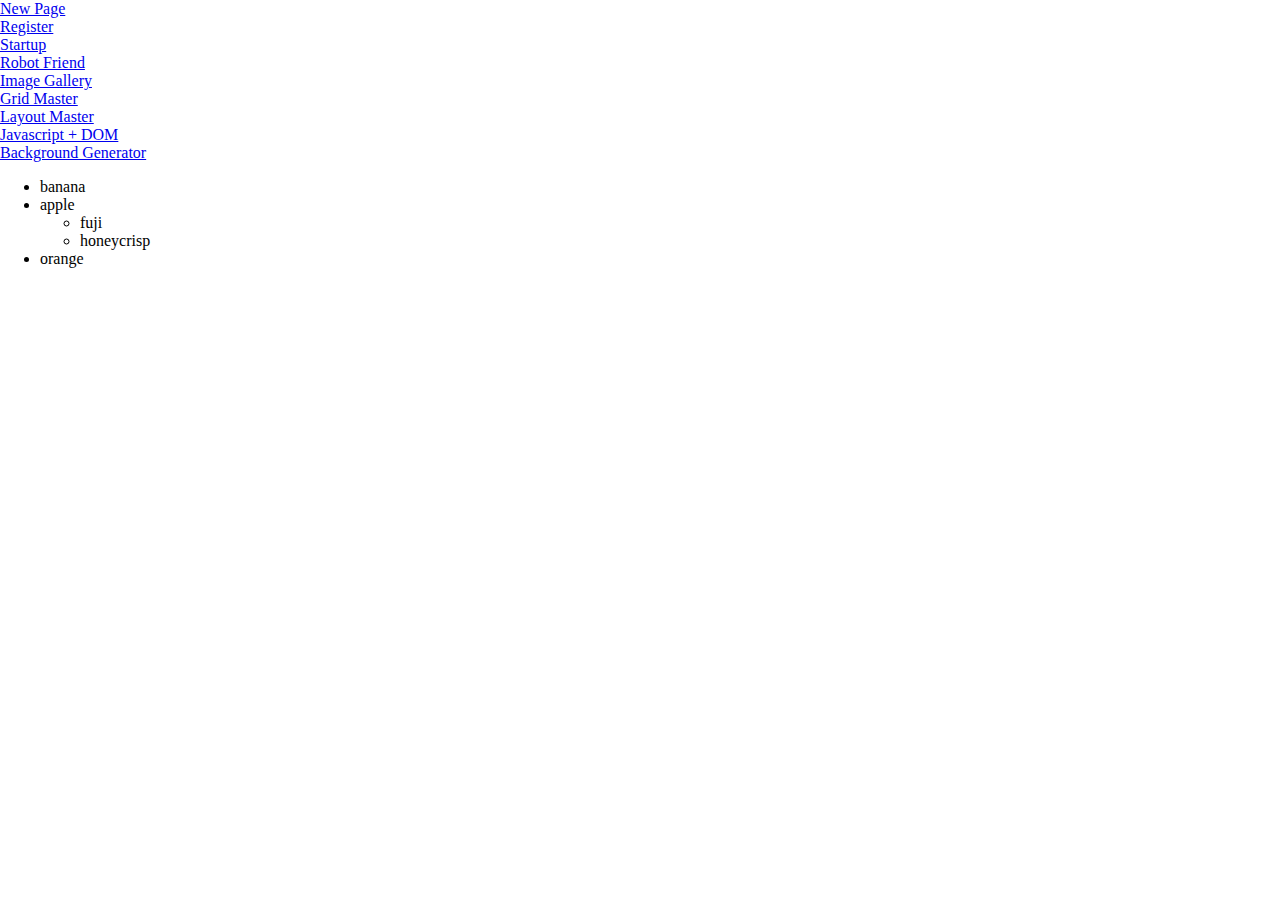
<file: index.html>
<!DOCTYPE html>
<html>
<head>
	<title>My first website!</title>
	<link rel="stylesheet" type="text/css" href="css/style.css">

</head>
<body>
	<a href="html/newpage.html">New Page</a><br>
	<a href="html/register.html">Register</a><br>
	<a href="html/startup.html">Startup</a><br>
	<a href="html/robot.html">Robot Friend</a><br>
	<a href="html/image-gallery.html">Image Gallery</a><br>
	<a href="html/grid-master.html">Grid Master</a><br>
	<a href="html/layout-master.html">Layout Master</a><br>
	<a href="html/js-dom.html">Javascript + DOM</a><br>
	<a href="html/bg-generator.html">Background Generator</a><br>
	<ul>
		<li>banana</li>
		<li>apple</li>
		<ul>
			<li>fuji</li>
			<li>honeycrisp</li>
		</ul>
		<li>orange</li>
	</ul>
</body>
</html>
</file>
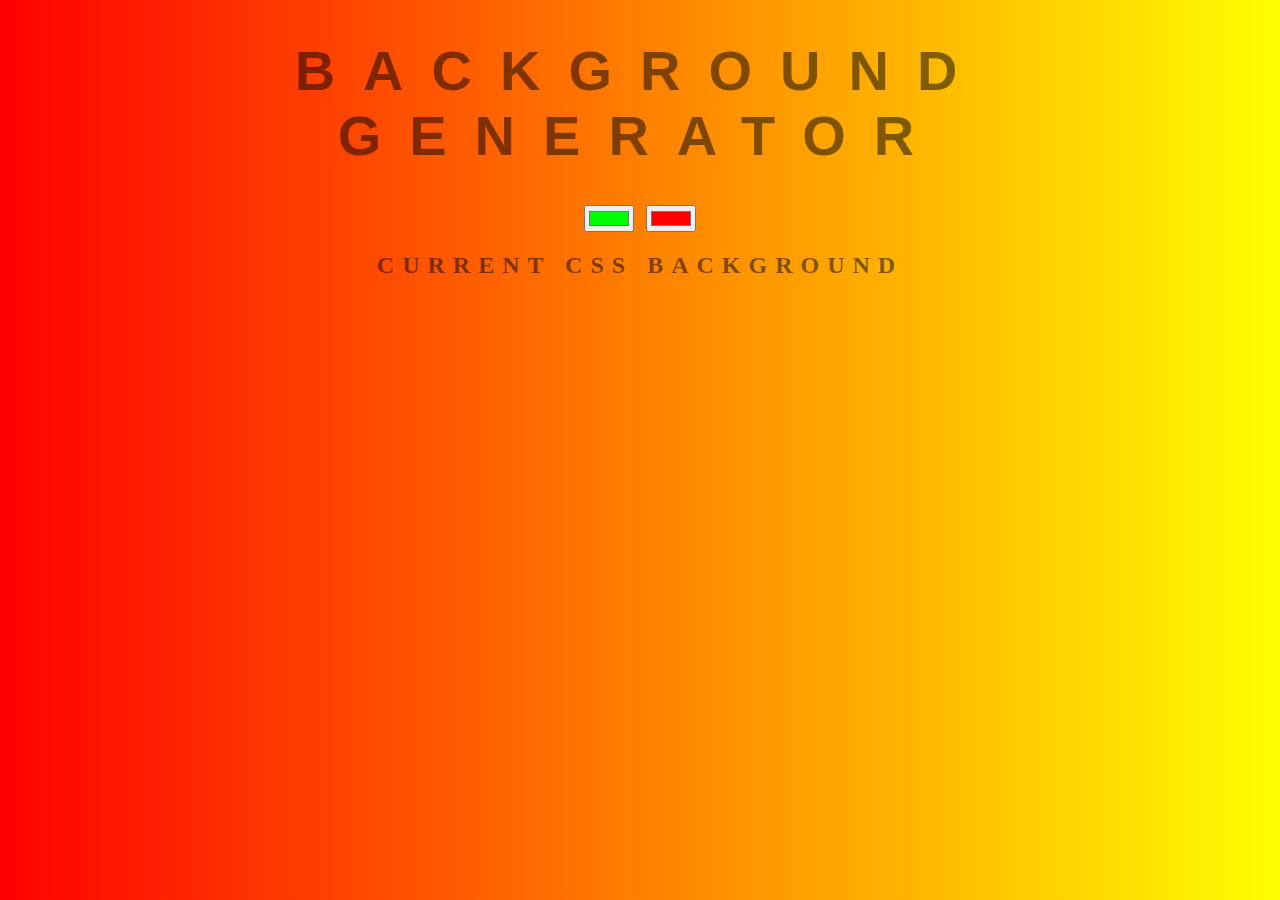
<file: html/bg-generator.html>
<!DOCTYPE html>
<html>
<head>
	<title>Gradient Background</title>
	<link rel="stylesheet" type="text/css" href="../css/bg-generator.css">
</head>
<body id="gradient">
	<h1>Background Generator</h1>
	<input class="color1" type="color" name="color1" value="#00ff00">
	<input class="color2" type="color" name="color2" value="#ff0000">
	<h2>Current CSS Background</h2>
	<h3></h3>
	<script type="text/javascript" src="../js/bg-generator.js"></script>
</body>
</html>
</file>
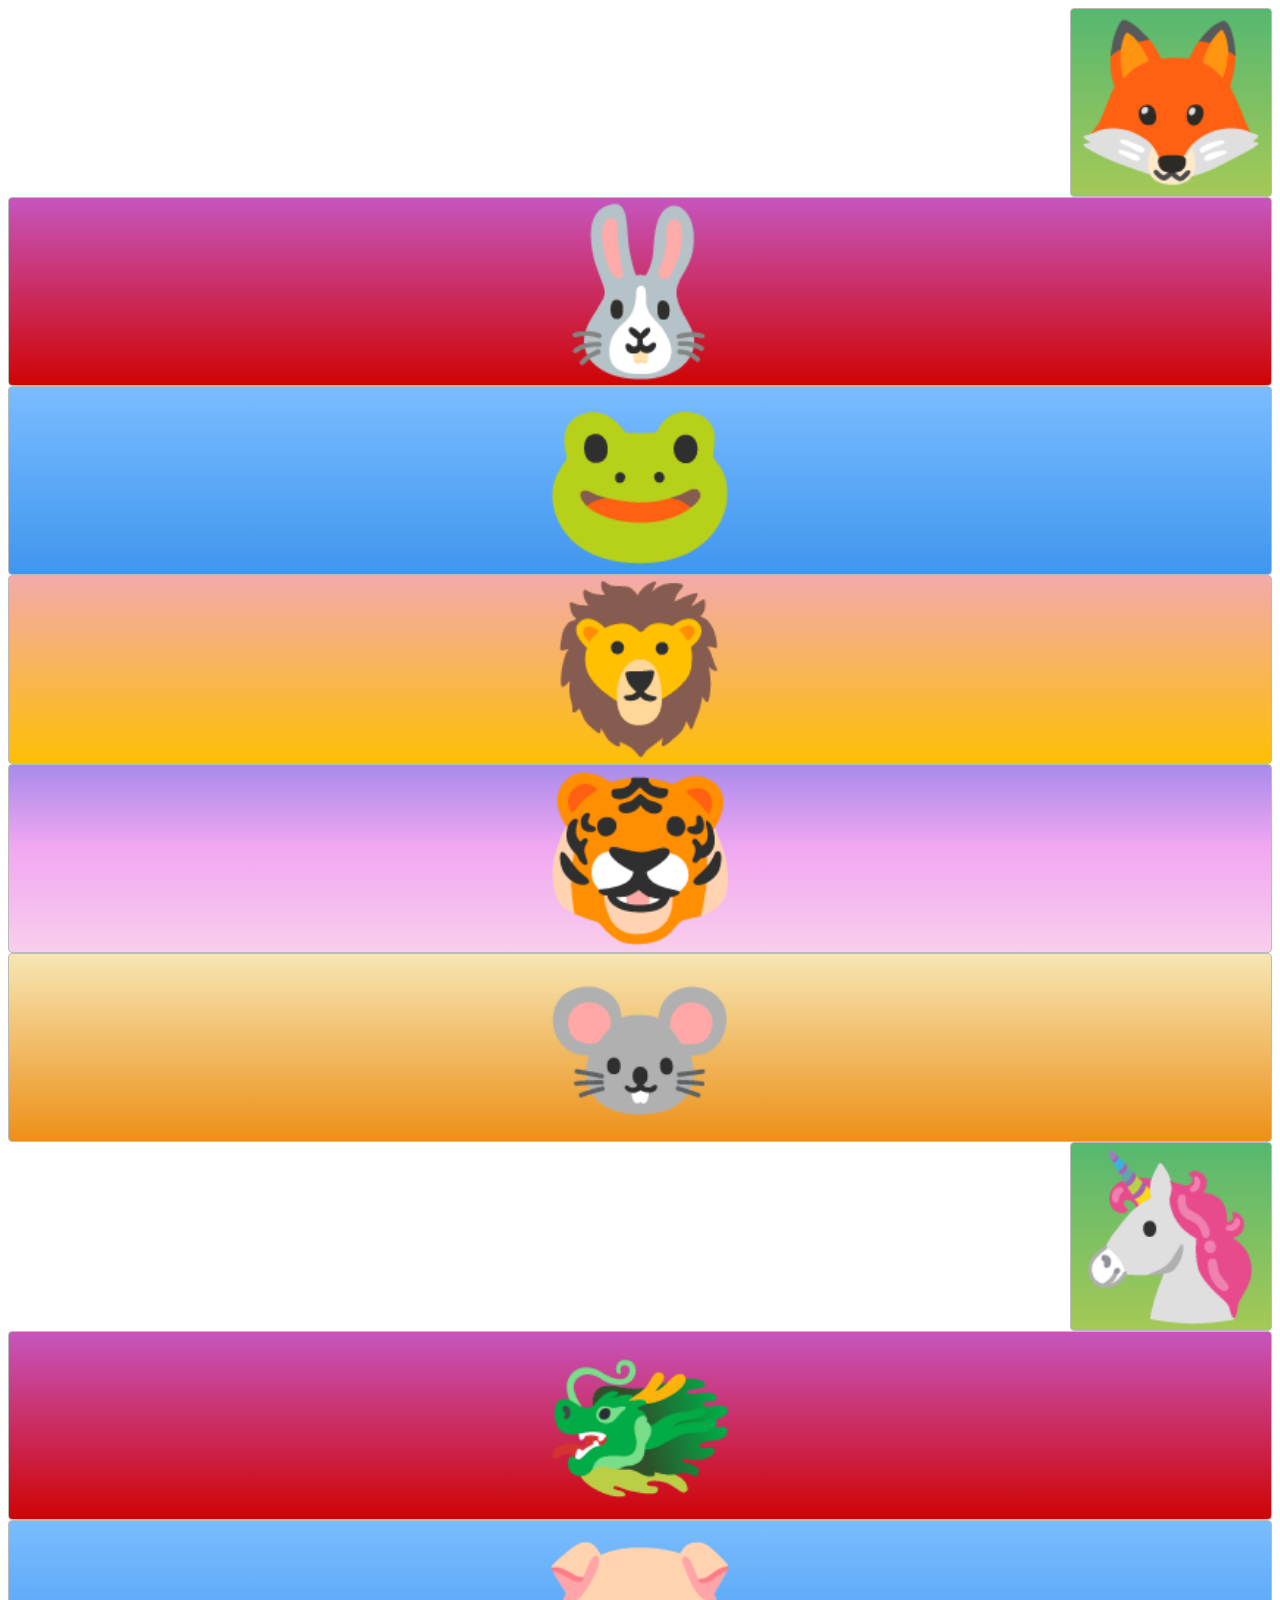
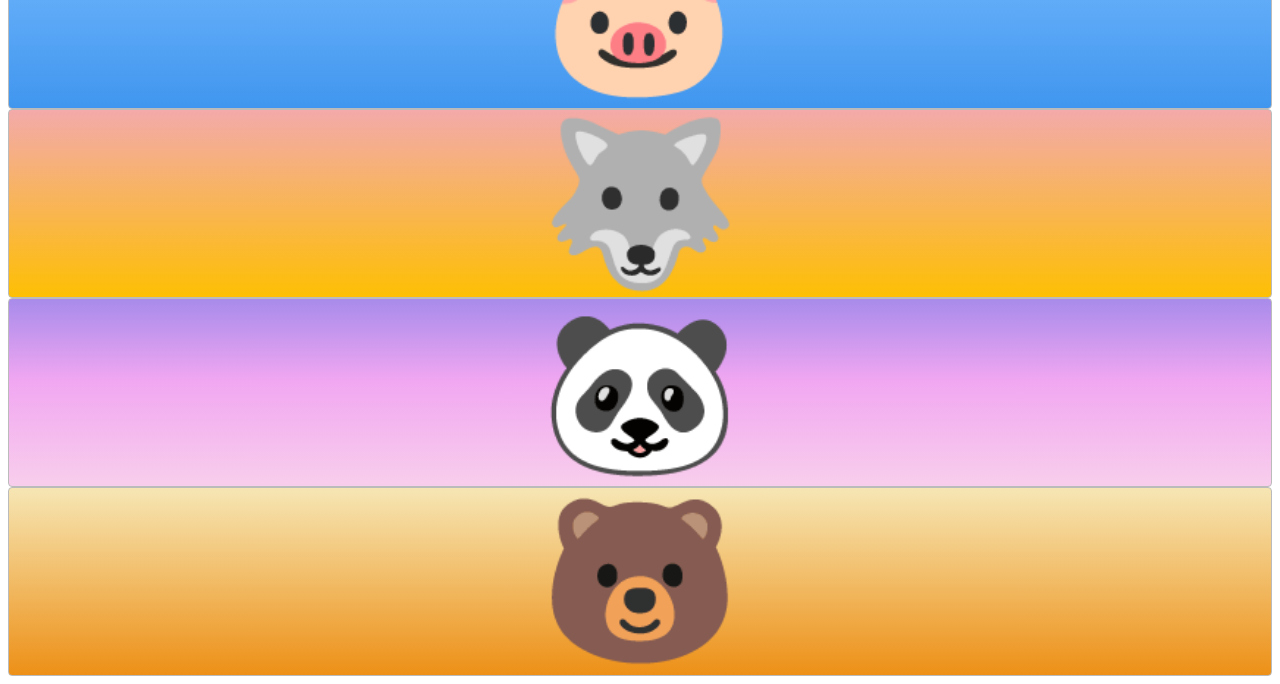
<file: html/grid-master.html>
<!DOCTYPE html>
<html>
<head>
  <!-- the below meta tag is default in most modern browsers. however if you have an
  older browser, the emojis may not show up properly. In which case you need this meta
  tag. Read more here: https://teamtreehouse.com/community/meta-charsetutf8-what-does-this-mean-or-what-does-it-do-i-deleted-it-from-the-code-and-nothing-changed -->
  <meta charset="utf-8" >  
  <title>Grid Master</title>
  <link rel="stylesheet" type="text/css" href="../css/grid-master.css">
</head>
<body>
  <div class="zone green">🦊</div>
  <div class="zone red">🐰</div>
  <div class="zone blue">🐸</div>
  <div class="zone yellow">🦁</div>
  <div class="zone purple">🐯</div>
  <div class="zone brown">🐭</div>
  <div class="zone green">🦄</div>
  <div class="zone red">🐲</div>
  <div class="zone blue">🐷</div>
  <div class="zone yellow">🐺</div>
  <div class="zone purple">🐼</div>
  <div class="zone brown">🐻</div>
</body>
</html>
</file>
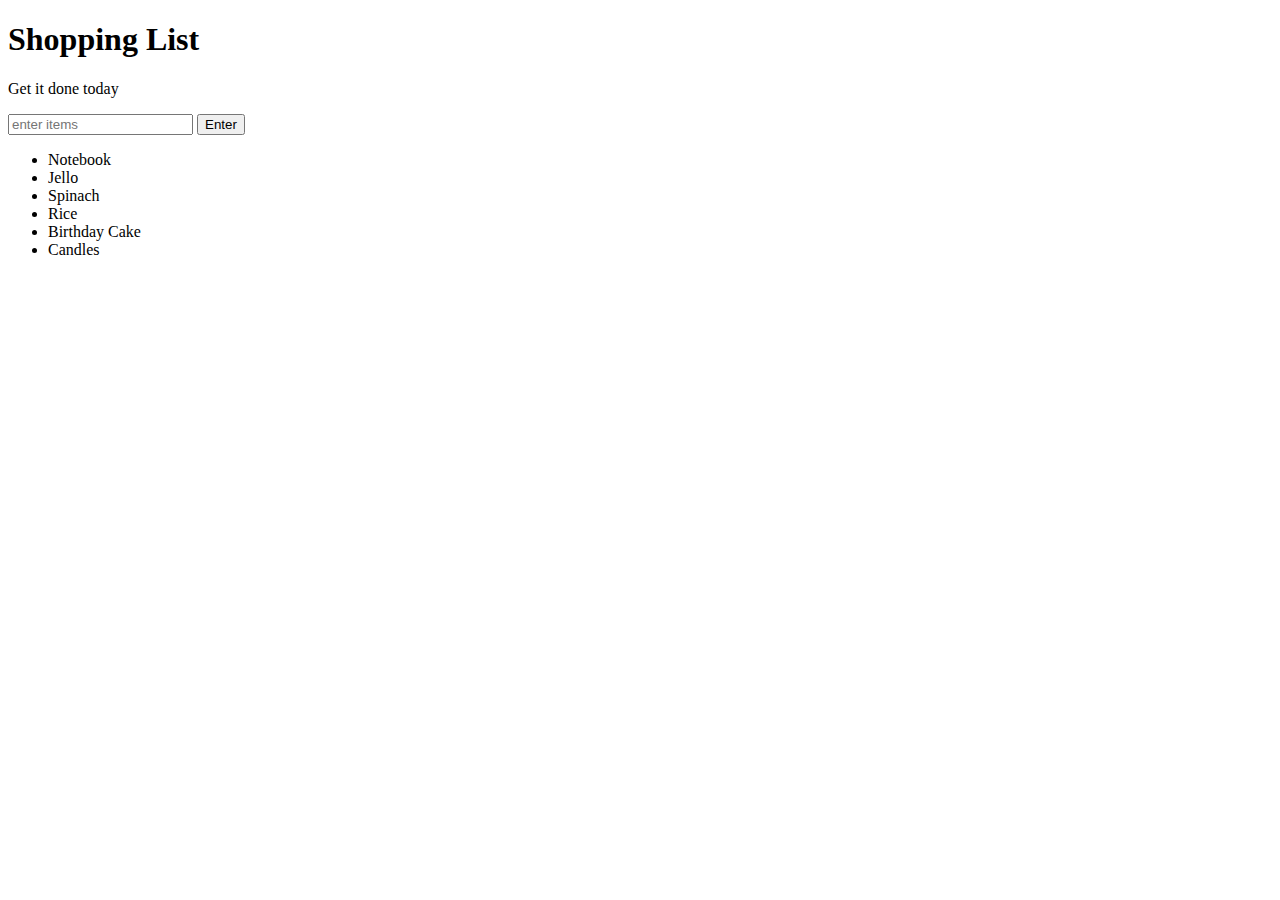
<file: html/js-dom.html>
<!DOCTYPE html>
<html>
<head>
	<title>Javascript + DOM</title>
	<link rel="stylesheet" type="text/css" href="../css/js-dom.css">
</head>
<body>
	<h1>Shopping List</h1>
	<p id="first">Get it done today</p>
	<input id="userinput" type="text" placeholder="enter items">
	<button id="enter">Enter</button>
	<ul>
		<li class="bold red" random="23">Notebook</li>
		<li>Jello</li>
		<li>Spinach</li>
		<li>Rice</li>
		<li>Birthday Cake</li>
		<li>Candles</li>
	</ul>
	<script type="text/javascript" src="../js/js-dom.js"></script>
</body>
</html>
</file>
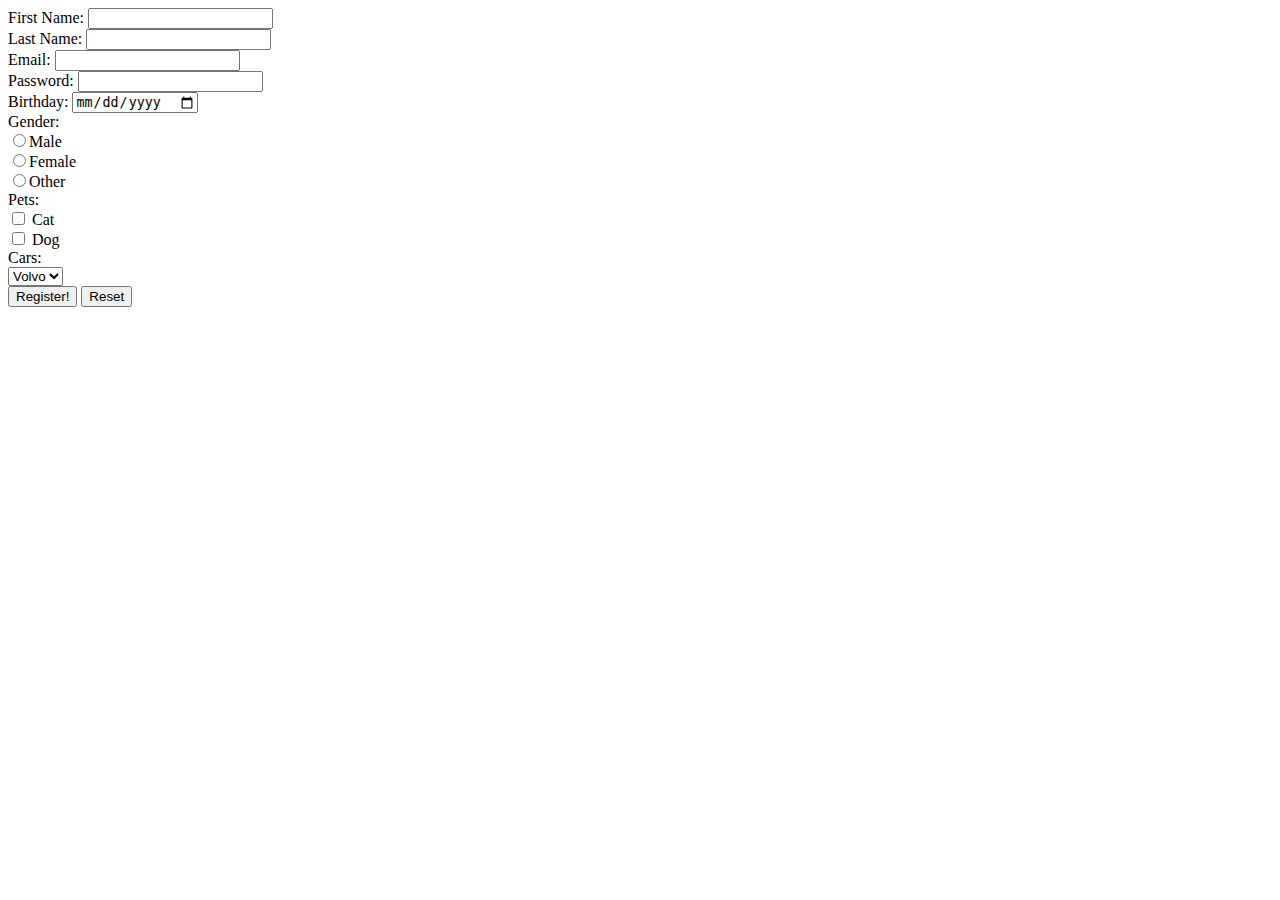
<file: html/register.html>
<!DOCTYPE html>
<html>
<head>
	<title>Register</title>
</head>
<body>
	<form method="GET">
		First Name: <input type="text" name="firstname"><br>
		Last Name: <input type="text" name="lasttname"><br>
		Email: <input type="email" name="email"><br>
		<!-- Updated min to minlength (min is used only for range inputs. Visit here for more info: https://www.w3schools.com/tags/att_input_maxlength.asp) -->
		Password: <input type="password" name="password" minLength="5"><br>
		Birthday: <input type="date" name="birthday"><br>
		Gender:<br>
		<input type="radio" name="gender" value="Male">Male<br>
		<input type="radio" name="gender" value="Female">Female<br>
		<input type="radio" name="gender" value="Other">Other<br>
		Pets: <br>
		<!-- ******
			See if you can play around with the below checkboxes and add the "value" attribute. How will this change the query string when you click "Register"?
		***** -->
		<input type="checkbox" name="cat"> Cat<br>
		<input type="checkbox" name="dog"> Dog<br>
		Cars: <br>
		<select name="cars">
			<option value="volvo" >Volvo</option>
			<option value="audi">Audi</option>
		</select><br>
		<input type="submit" value="Register!">
		<input type="reset">
	</form>
</body>
</html>
</file>
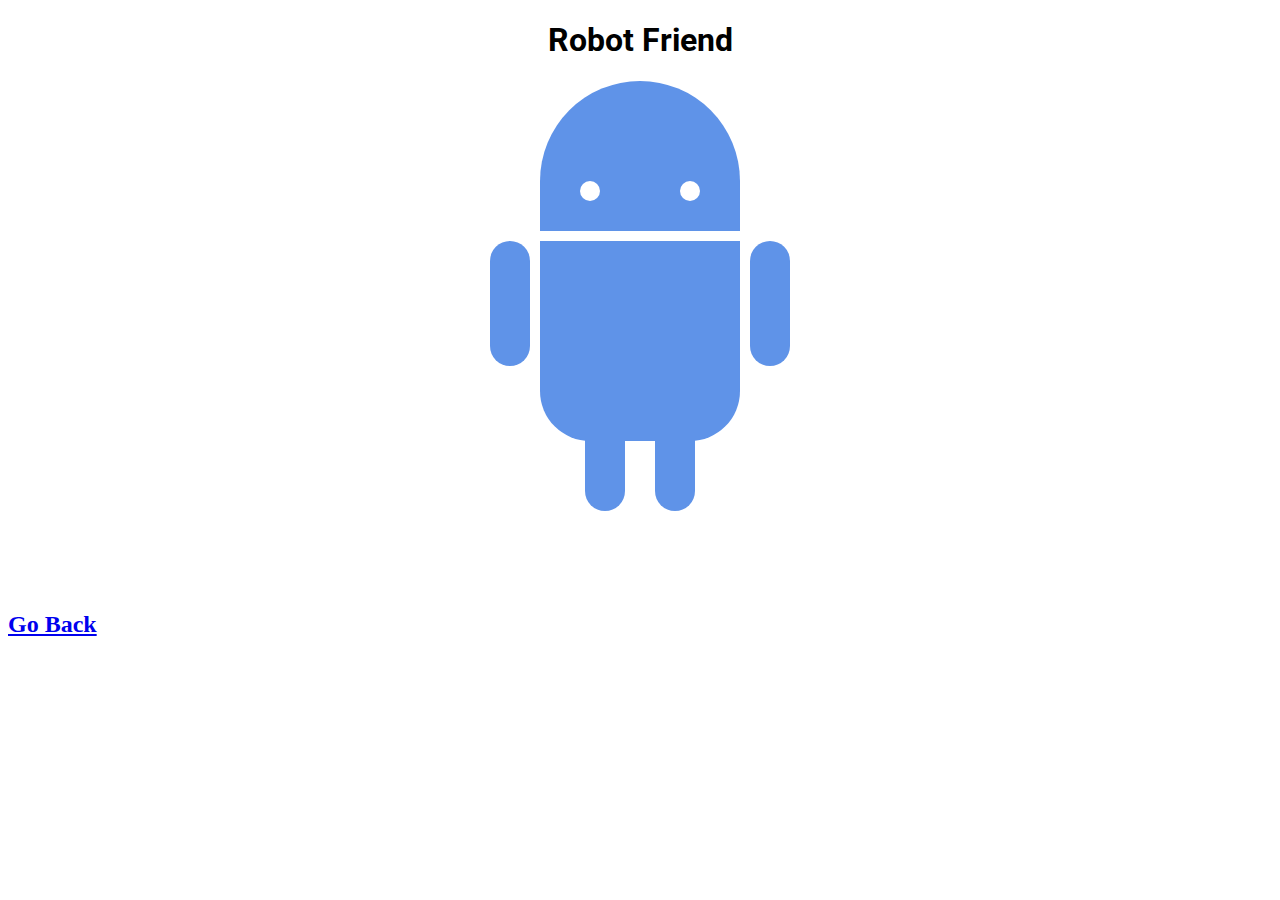
<file: html/robot.html>
<!DOCTYPE html>
<html>
<head>
	<title>RoboPage</title>
	<link rel="stylesheet" type="text/css" href="../css/robo.css">
	<link href="https://fonts.googleapis.com/css?family=Roboto" rel="stylesheet">
</head>
<body>
	<h1>Robot Friend</h1>
	<div class="robots">
		<div class="android"> 
			<div class="head"> 
				<div class="eyes"> 
					<div class="left_eye"></div> 
					<div class="right_eye"></div>
				</div> 
			</div> 
			<div class="upper_body"> 
				<div class="left_arm"></div> 
				<div class="torso"></div> 
				<div class="right_arm"></div> 
			</div> 
			<div class="lower_body"> 
				<div class="left_leg"></div> 
				<div class="right_leg"></div> 
			</div> 
		</div>
	</div>
	<a href="index.html">
		<h2>Go Back</h2>
	</a>
</body>
</html>
</file>
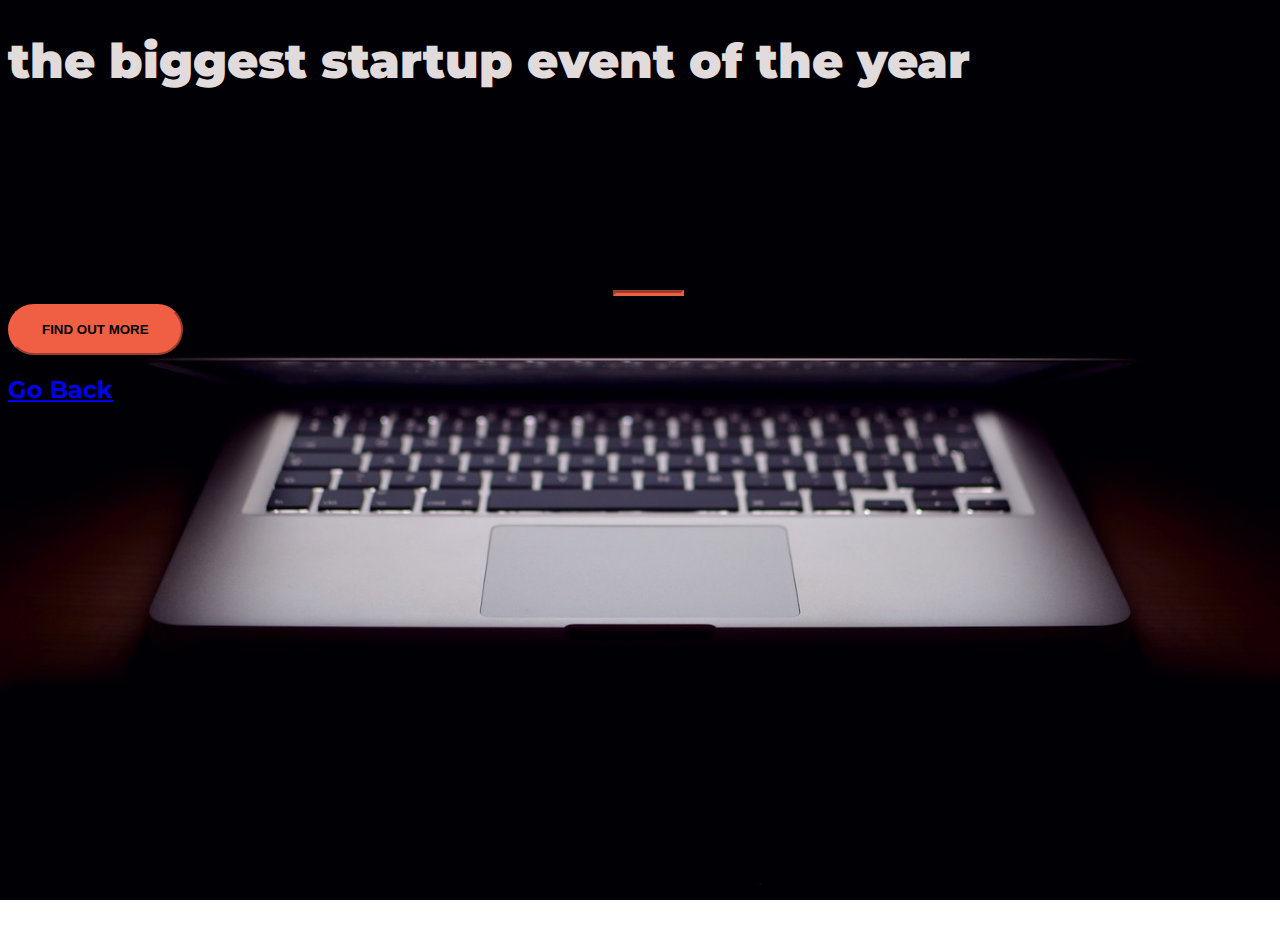
<file: html/startup.html>
<!DOCTYPE html>
<html>
  <head>
    <title>Startup</title>
    <!-- Required meta tags -->
    <meta charset="utf-8">
    <meta name="viewport" content="width=device-width, initial-scale=1, shrink-to-fit=no">
    <!-- Google Fonts -->
    <link href="https://fonts.googleapis.com/css?family=Montserrat" rel="stylesheet">

    <!-- Note that the below Bootstrap file is a specific version. If you grab the most
    current from Bootstrap website, you will see the button grow transition being a lot faster
    than in my video.  Use whichever style sheet you like best! -->
    <!-- Bootstrap CSS from a CDN. This way you don't have to include the bootstrap file yourself -->
    <!-- CSS only -->
    <link href="https://cdn.jsdelivr.net/npm/bootstrap@5.3.1/dist/css/bootstrap.min.css" rel="stylesheet" integrity="sha384-4bw+/aepP/YC94hEpVNVgiZdgIC5+VKNBQNGCHeKRQN+PtmoHDEXuppvnDJzQIu9" crossorigin="anonymous">  

    <!-- My own stylesheet -->
    <link href="../css/startup.css" rel="stylesheet">
  </head>
  <body>
      <div class="container d-flex align-items-center h-100">
        <div class="row">
          <header class="text-center col-12">
              <h1 class="text-uppercase">
                <strong>the biggest startup event of the year</strong>
              </h1>
              
          </header>
          <div class="buffer col-12"></div>
          <section class="text-center col-12">
            <hr>
            <a href="https://mailchi.mp/0e57673a0148/ztmstudents" ><button  class="btn btn-primary btn-xl">Find Out More</button></a>
          </section>
        </div>
        
      </div>

    <a href="index.html">
      <h2>Go Back</h2>
    </a>   
  </body>
</html>
</file>
<file: css/style.css>
body {
	margin: 0px;
}

.container {
	display: flex;
	flex-wrap: wrap;
	justify-content: center;
}

h1 {
	font-family: fantasy;
	font-size: 3em;
	border-bottom: 2px solid pink;
	border-right: 2px solid pink;
	width: 400px;
	text-align: center;
	-moz-box-shadow:4px 4px 5px #888888;
	-ms-box-shadow: 4px 4px 5px #888888;
	-webkit-box-shadow: 4px 4px 5px #888888;
	-o-box-shadow: 4px 4px 5px #888888;
	box-shadow: 4px 4px 5px #888888;
	margin-top: 10px;
}

img{
	width: 600px;
	height: 400px;
	margin: 10px;
	transition: all 1s;
}

img:hover {
	transform: scale(1.1);
}
</file>
<file: css/bg-generator.css>
body {
	font: 'Raleway', sans-serif;
    color: rgba(0,0,0,.5);
    text-align: center;
    text-transform: uppercase;
    letter-spacing: .5em;
    top: 15%;
	background: linear-gradient(to right, red , yellow); /* Standard syntax */
}

h1 {
    font: 600 3.5em 'Raleway', sans-serif;
    color: rgba(0,0,0,.5);
    text-align: center;
    text-transform: uppercase;
    letter-spacing: .5em;
    width: 100%;
}

h3 {
	font: 900 1em 'Raleway', sans-serif;
    color: rgba(0,0,0,.5);
    text-align: center;
    text-transform: none;
    letter-spacing: 0.01em;

}
</file>
<file: css/grid-master.css>
.container {
    display: grid;
    grid-gap: 20px;
    grid-template-columns: 300px 300px 300px;
    grid-template-columns: 300px 300px 300px;
    grid-template-columns: 300px 300px 1fr;
    grid-template-columns: 300px 1fr 1fr;
    grid-template-columns: 1fr 1fr 1fr;
    grid-template-columns: repeat(3, 1fr); /*how many times to repeat what*/
    grid-template-columns: auto 1fr 1fr; /*auto = max size of content*/
    grid-template-rows: 1fr 1fr 1fr;
    grid-template-columns: repeat(auto-fill, 200px); /*don't care how many columns. Just figure it out for me. show how you can change sizing of page*/
    grid-template-columns: repeat(auto-fill, minmax(200px, 1fr));
    justify-items: end;
    align-items: end;
}

.green {
    grid-column: span 2; /*high number will cause it to create extra grids even if we didn't tell it*/
    grid-row: span 2;
    grid-column-start: 2;
    grid-column-end: 4;
    grid-column: 2 / 4;
    grid-column: 2 / -1; /* span it to the last track */
    grid-row: 2 / -1; /*but you need to define rows in the container*/
    justify-self: end;
    align-self: end;
}

.zone {
    cursor:pointer;
    /*display:inline-block;*/
    text-align: center;
    font-size:10em;
    border-radius:4px;
    border:1px solid #bbb;
    transition: all 0.3s linear;
}

.zone:hover {
    -webkit-box-shadow:rgba(0,0,0,0.8) 0px 5px 15px, inset rgba(0,0,0,0.15) 0px -10px 20px;
    -moz-box-shadow:rgba(0,0,0,0.8) 0px 5px 15px, inset rgba(0,0,0,0.15) 0px -10px 20px;
    -o-box-shadow:rgba(0,0,0,0.8) 0px 5px 15px, inset rgba(0,0,0,0.15) 0px -10px 20px;
    box-shadow:rgba(0,0,0,0.8) 0px 5px 15px, inset rgba(0,0,0,0.15) 0px -10px 20px;
}


/*https://paulund.co.uk/how-to-create-shiny-css-buttons*/
/***********************************************************************
 *  Green Background
 **********************************************************************/
.green{
    background: #56B870; /* Old browsers */
    background: -moz-linear-gradient(top, #56B870 0%, #a5c956 100%); /* FF3.6+ */
    background: -webkit-gradient(linear, left top, left bottom, color-stop(0%,#56B870), color-stop(100%,#a5c956)); /* Chrome,Safari4+ */
    background: -webkit-linear-gradient(top, #56B870 0%,#a5c956 100%); /* Chrome10+,Safari5.1+ */
    background: -o-linear-gradient(top, #56B870 0%,#a5c956 100%); /* Opera 11.10+ */
    background: -ms-linear-gradient(top, #56B870 0%,#a5c956 100%); /* IE10+ */
    background: linear-gradient(top, #56B870 0%,#a5c956 100%); /* W3C */
}

/***********************************************************************
 *  Red Background
 **********************************************************************/
.red{
    background: #C655BE; /* Old browsers */
    background: -moz-linear-gradient(top, #C655BE 0%, #cf0404 100%); /* FF3.6+ */
    background: -webkit-gradient(linear, left top, left bottom, color-stop(0%,#C655BE), color-stop(100%,#cf0404)); /* Chrome,Safari4+ */
    background: -webkit-linear-gradient(top, #C655BE 0%,#cf0404 100%); /* Chrome10+,Safari5.1+ */
    background: -o-linear-gradient(top, #C655BE 0%,#cf0404 100%); /* Opera 11.10+ */
    background: -ms-linear-gradient(top, #C655BE 0%,#cf0404 100%); /* IE10+ */
    background: linear-gradient(top, #C655BE 0%,#cf0404 100%); /* W3C */
}

/***********************************************************************
 *  Yellow Background
 **********************************************************************/
.yellow{
    background: #F3AAAA; /* Old browsers */
    background: -moz-linear-gradient(top, #F3AAAA 0%, #febf04 100%); /* FF3.6+ */
    background: -webkit-gradient(linear, left top, left bottom, color-stop(0%,#F3AAAA), color-stop(100%,#febf04)); /* Chrome,Safari4+ */
    background: -webkit-linear-gradient(top, #F3AAAA 0%,#febf04 100%); /* Chrome10+,Safari5.1+ */
    background: -o-linear-gradient(top, #F3AAAA 0%,#febf04 100%); /* Opera 11.10+ */
    background: -ms-linear-gradient(top, #F3AAAA 0%,#febf04 100%); /* IE10+ */
    background: linear-gradient(top, #F3AAAA 0%,#febf04 100%); /* W3C */
}

/***********************************************************************
 *  Blue Background
 **********************************************************************/
.blue{
    background: #7abcff; /* Old browsers */
    background: -moz-linear-gradient(top, #7abcff 0%, #60abf8 44%, #4096ee 100%); /* FF3.6+ */
    background: -webkit-gradient(linear, left top, left bottom, color-stop(0%,#7abcff), color-stop(44%,#60abf8), color-stop(100%,#4096ee)); /* Chrome,Safari4+ */
    background: -webkit-linear-gradient(top, #7abcff 0%,#60abf8 44%,#4096ee 100%); /* Chrome10+,Safari5.1+ */
    background: -o-linear-gradient(top, #7abcff 0%,#60abf8 44%,#4096ee 100%); /* Opera 11.10+ */
    background: -ms-linear-gradient(top, #7abcff 0%,#60abf8 44%,#4096ee 100%); /* IE10+ */
    background: linear-gradient(top, #7abcff 0%,#60abf8 44%,#4096ee 100%); /* W3C */
}

/***********************************************************************
 *  Purple Background
 **********************************************************************/
.purple {
    background: #A88BEB; /* Old browsers */
    background: -moz-linear-gradient(top, #A88BEB 0%, #F1A7F1 44%, #F8CEEC 100%); /* FF3.6+ */
    background: -webkit-gradient(linear, left top, left bottom, color-stop(0%,#A88BEB), color-stop(44%,#F1A7F1), color-stop(100%,#F8CEEC)); /* Chrome,Safari4+ */
    background: -webkit-linear-gradient(top, #A88BEB 0%,#F1A7F1 44%,#F8CEEC 100%); /* Chrome10+,Safari5.1+ */
    background: -o-linear-gradient(top, #A88BEB 0%,#F1A7F1 44%,#F8CEEC 100%); /* Opera 11.10+ */
    background: -ms-linear-gradient(top, #A88BEB 0%,#F1A7F1 44%,#F8CEEC 100%); /* IE10+ */
    background: linear-gradient(top, #A88BEB 0%,#F1A7F1 44%,#F8CEEC 100%); /* W3C */
}

/***********************************************************************
 *  Brown Background
 **********************************************************************/
.brown {
    background: #f6e6b4; /* Old browsers */
    background: -moz-linear-gradient(top, #f6e6b4 0%, #ed9017 100%); /* FF3.6+ */
    background: -webkit-gradient(linear, left top, left bottom, color-stop(0%,#f6e6b4), color-stop(100%,#ed9017)); /* Chrome,Safari4+ */
    background: -webkit-linear-gradient(top, #f6e6b4 0%,#ed9017 100%); /* Chrome10+,Safari5.1+ */
    background: -o-linear-gradient(top, #f6e6b4 0%,#ed9017 100%); /* Opera 11.10+ */
    background: -ms-linear-gradient(top, #f6e6b4 0%,#ed9017 100%); /* IE10+ */
    background: linear-gradient(top, #f6e6b4 0%,#ed9017 100%); /* W3C */
    filter: progid:DXImageTransform.Microsoft.gradient( startColorstr='#f6e6b4', endColorstr='#ed9017',GradientType=0 ); /* IE6-9 */
}
</file>
<file: css/js-dom.css>
.coolTitle {
  text-align: center;
  font-family: 'Oswald', Helvetica, sans-serif;
  font-size: 40px;
  transform: skewY(-10deg);
  letter-spacing: 4px;
  word-spacing: -8px;
  color: tomato;
  text-shadow: 
    -1px -1px 0 firebrick,
    -2px -2px 0 firebrick,
    -3px -3px 0 firebrick,
    -4px -4px 0 firebrick,
    -5px -5px 0 firebrick,
    -6px -6px 0 firebrick,
    -7px -7px 0 firebrick,
    -8px -8px 0 firebrick,
    -30px 20px 40px dimgrey;
}

.done {
  text-decoration: line-through;
}
</file>
<file: css/robo.css>
h1 {
	text-align: center;
	font-family: 'Roboto', sans-serif;
}

.robots {
	flex-wrap: wrap;
	display: flex;
	justify-content: center;
}

.head, 
.left_arm, 
.torso, 
.right_arm, 
.left_leg, 
.right_leg {
	 background-color: #5f93e8;
}

.head { 
	width: 200px; 
	margin: 0 auto; 
	height: 150px; 
	border-radius: 200px 200px 0 0; 
	margin-bottom: 10px;
} 

.eyes {
	display: flex
}

.head:hover {
	width: 300px;
    transition: 1s ease-in-out;
}

.upper_body { 
	width: 300px; 
	height: 150px;
	display: flex; 
} 

.left_arm, .right_arm { 
	width: 40px; 
	height: 125px;
	border-radius: 100px; 
} 

.left_arm { 
	margin-right: 10px; 
} 

.right_arm { 
	margin-left: 10px; 
} 

.torso { 
	width: 200px; 
	height: 200px;
	border-radius: 0 0 50px 50px; 
} 

.lower_body { 
	width: 200px; 
	height: 200px;
	/* This is another useful property. Hmm what do you think it does?*/
	margin: 0 auto;
	display: flex; 
} 

.left_leg, .right_leg { 
	width: 40px; 
	height: 120px;
	border-radius: 0 0 100px 100px; 
} 

.left_leg { 
	margin-left: 45px; 
} 

.left_leg:hover {
	-webkit-transform: rotate(20deg);
    -moz-transform: rotate(20deg);
    -o-transform: rotate(20deg);
    -ms-transform: rotate(20deg);
    transform: rotate(20deg);
}

.right_leg { 
	margin-left: 30px; 
}

.left_eye, .right_eye { 
	width: 20px; 
	height: 20px; 
	border-radius: 15px; 
	background-color: white;  
} 

.left_eye { 
	/* These properties are new and you haven't encountered
	in this course. Check out CSS Tricks to see what it does! */
	position: relative; 
	top: 100px; 
	left: 40px; 
} 

.right_eye { 
	position: relative; 
	top: 100px; 
	left: 120px; 
}
</file>
<file: css/startup.css>
html,
body {
  background: url(../img/headerimage.jpg) no-repeat center center fixed; 
  background-size: cover;
  height: 100%;
  width: 100%;
  font-family: 'Montserrat', sans-serif;

}

hr {
  max-width: 65px;
  border-width: 3px;
  border-color: #F05F44; 
}

h1 {
  font-size: 3rem; 
  color: #e2dbdb;
}

.buffer {
  height: 10rem;
}

.btn {
  font-weight: 700;
  text-transform: uppercase;
  border-radius: 300px;
}

.btn-primary {
  background-color: #F05F44;
  border-color: #F05F44;
  --bs-btn-hover-bg: #ee4b08;
  --bs-btn-hover-border-color: #ee4b08; 
}

.btn-primary:hover {
  background-color: #ee4b08;
  border-color: #ee4b08;
  border-width: 4px;
  cursor: pointer;
}

.btn-xl {
  padding: 1rem 2rem; 
}
</file>
